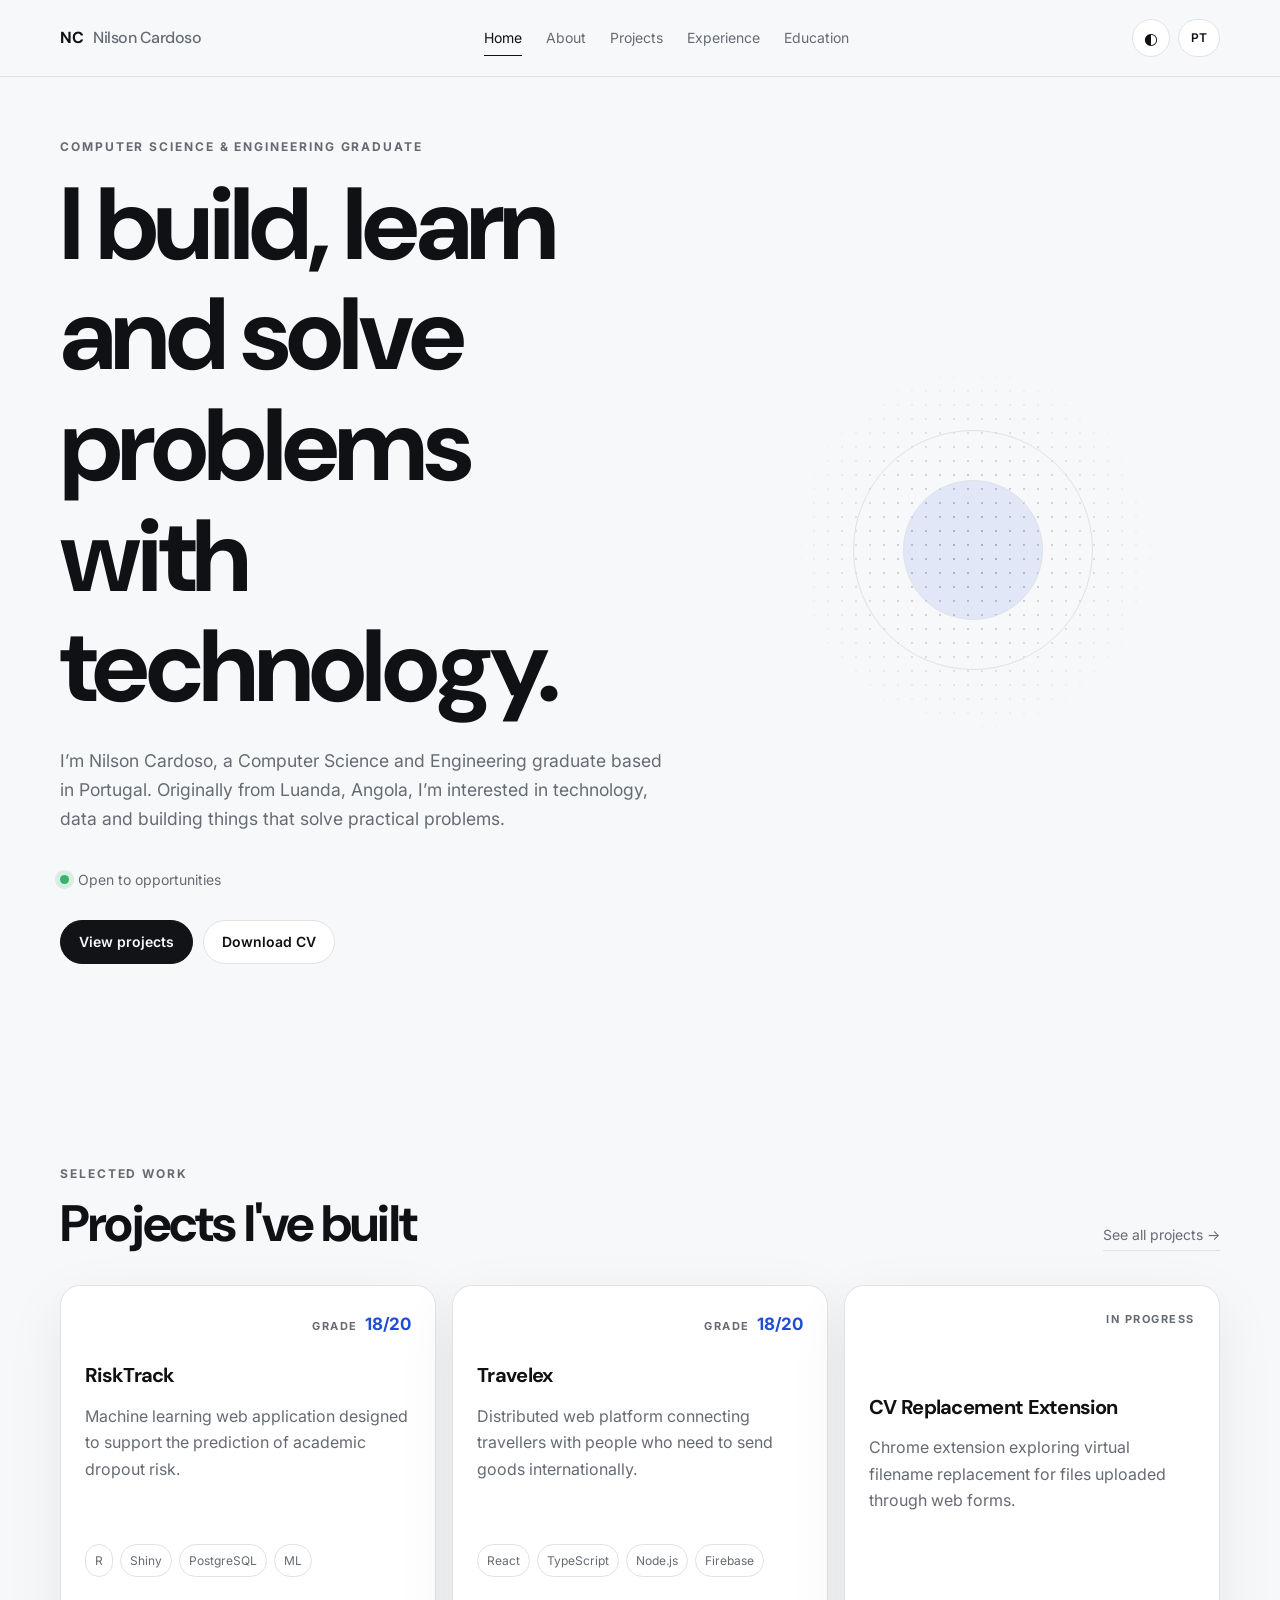
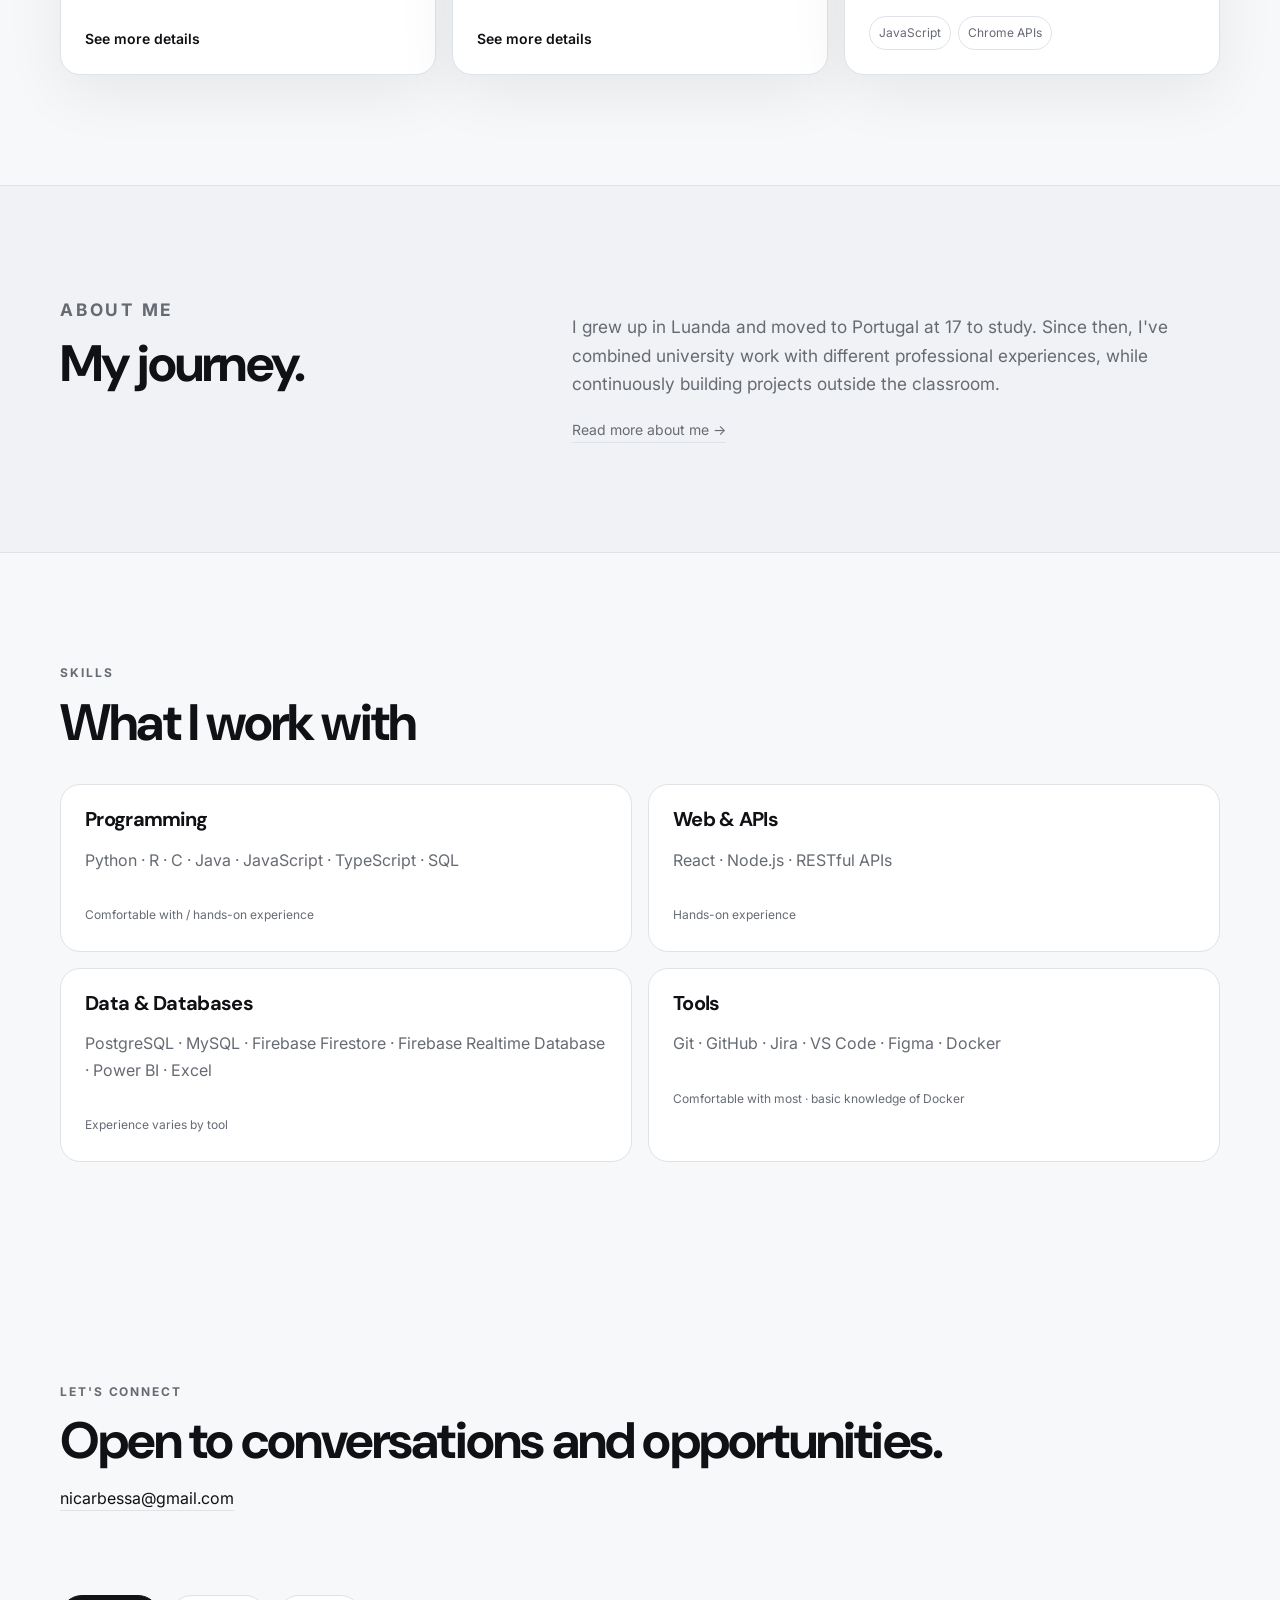
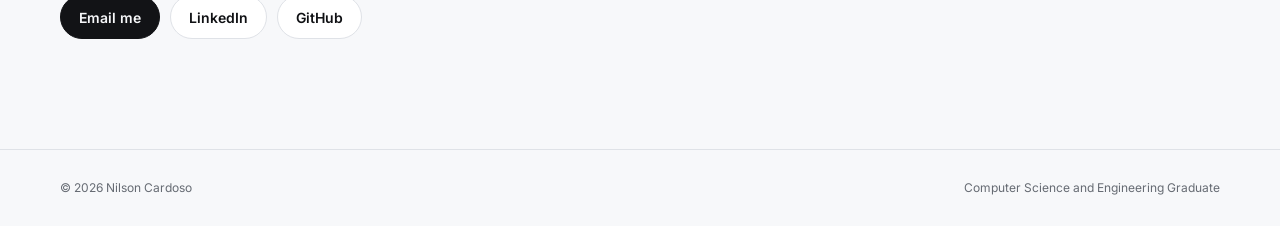
<file: index.html>
<!DOCTYPE html>
<html lang="en">
<head>
  <meta charset="UTF-8" />
  <meta name="viewport" content="width=device-width, initial-scale=1.0" />
  <meta name="description" content="Nilson Cardoso | Computer Science and Engineering Graduate portfolio." />
  <title>Nilson Cardoso | Portfolio</title>
  <link rel="preconnect" href="https://fonts.googleapis.com" />
  <link rel="preconnect" href="https://fonts.gstatic.com" crossorigin />
  <link href="https://fonts.googleapis.com/css2?family=DM+Sans:wght@400;500;600;700&family=Inter:wght@400;500;600&display=swap" rel="stylesheet" />
  <link rel="stylesheet" href="assets/styles.css" />
  <script defer src="assets/script.js"></script>
    <!-- Google tag (gtag.js) -->
  <script async src="https://www.googletagmanager.com/gtag/js?id=G-WR6RF20GPJ"></script>
  <script>
    window.dataLayer = window.dataLayer || [];
    function gtag(){dataLayer.push(arguments);}
    gtag('js', new Date());

    gtag('config', 'G-WR6RF20GPJ');

    const referrer = document.referrer;

    if (referrer.includes('linkedin.com')) {
      gtag('event', 'linkedin_visit', {
      traffic_source: 'linkedin'
      });
    }

  </script>
</head>
<body>
  <header class="site-header">
    <div class="container nav-wrap">
      <a class="brand" href="index.html" aria-label="Nilson Cardoso home">NC <span>Nilson Cardoso</span></a>
      <nav class="site-nav" aria-label="Primary navigation">
        <a data-nav data-i18n="nav.home" href="index.html">Home</a>
        <a data-nav data-i18n="nav.about" href="about.html">About</a>
        <a data-nav data-i18n="nav.projects" href="projects.html">Projects</a>
        <a data-nav data-i18n="nav.experience" href="experience.html">Experience</a>
        <a data-nav data-i18n="nav.education" href="education.html">Education</a>
      </nav>
    <div class="nav-actions">
      <button class="icon-button" id="theme-toggle" type="button" aria-label="Toggle dark mode">◐</button>
      <button class="lang-button" id="language-toggle" type="button" aria-label="Switch language">PT</button>
      <button class="menu-button" id="menu-toggle" type="button" aria-label="Open menu" aria-expanded="false">☰</button>
    </div>
    </div>
  </header>

  <main>
    <section class="hero container">
      <div class="hero-copy">
        <p class="eyebrow" data-i18n="hero.eyebrow">Computer Science & Engineering Graduate</p>
        <h1 data-i18n="hero.h1">I build, learn and solve problems with technology.</h1>
        <p class="hero-text" data-i18n="hero.text">
          I’m Nilson Cardoso, a Computer Science and Engineering graduate based in Portugal. Originally from Luanda, Angola, I’m interested in technology, data and building things that solve practical problems.
        </p>
        <div class="hero-meta">
          <span class="status-dot"></span>
          <span data-i18n="hero.status">Open to opportunities</span>
        </div>
        <div class="hero-actions">
          <a class="button button-dark" href="projects.html" data-i18n="hero.projects">View projects</a>
          <a class="button button-light" href="assets/Nilson-Cardoso-CV.pdf" download data-i18n="hero.cv">Download CV</a>
        </div>
      </div>
      <div class="hero-visual" aria-hidden="true">
        <div class="dot-field"></div>
        <div class="orb orb-a"></div>
        <div class="orb orb-b"></div>
      </div>
    </section>

    <section class="section container">
      <div class="section-heading">
        <div>
          <p class="eyebrow" data-i18n="home.selectedWork">Selected work</p>
          <h2 data-i18n="home.projectsBuilt">Projects I've built</h2>
        </div>
        <a class="text-link" href="projects.html" data-i18n="common.seeAll">See all projects →</a>
      </div>

      <div class="project-grid">
        <article class="project-card featured">
          <div class="project-topline"><span class="score"><span class="score-label" data-i18n="common.gradeLabel">Grade</span><span class="score-value">18/20</span></span></div>
          <div>
            <h3>RiskTrack</h3>
            <p data-i18n="project.risk.short">Machine learning web application designed to support the prediction of academic dropout risk.</p>
          </div>
          <div class="tag-row">
            <span class="tag">R</span><span class="tag">Shiny</span><span class="tag">PostgreSQL</span><span class="tag">ML</span>
          </div>
          <a class="card-link" href="projects.html#risktrack" data-i18n="common.details">See more details</a>
        </article>

        <article class="project-card">
          <div class="project-topline"><span class="score"><span class="score-label" data-i18n="common.gradeLabel">Grade</span><span class="score-value">18/20</span></span></div>
          <div>
            <h3>Travelex</h3>
            <p data-i18n="project.travel.short">Distributed web platform connecting travellers with people who need to send goods internationally.</p>
          </div>
          <div class="tag-row">
            <span class="tag">React</span><span class="tag">TypeScript</span><span class="tag">Node.js</span><span class="tag">Firebase</span>
          </div>
          <a class="card-link" href="projects.html#travelex" data-i18n="common.details">See more details</a>
        </article>

        <article class="project-card">
          <div class="project-topline"><span class="status-label" data-i18n="home.inProgress">In progress</span></div>
          <div>
            <h3>CV Replacement Extension</h3>
            <p data-i18n="project.cv.short">Chrome extension exploring virtual filename replacement for files uploaded through web forms.</p>
          </div>
          <div class="tag-row"><span class="tag">JavaScript</span><span class="tag">Chrome APIs</span></div>
        </article>
      </div>
    </section>

    <section class="section section-alt">
      <div class="container split-section">
        <div>
          <p class="eyebrow" data-i18n="home.aboutMe">About me</p>
          <h2 data-i18n="home.aboutHeadline">My Journey.</h2>
        </div>
        <div>
          <p data-i18n="home.about">
            I grew up in Luanda and moved to Portugal at 17 to study. Since then, I’ve combined university work with different professional experiences, while continuously building projects outside the classroom.
          </p>
          <a class="text-link" href="about.html" data-i18n="common.readAbout">Read more about me →</a>
        </div>
      </div>
    </section>

    <section class="section container">
      <div class="section-heading">
        <div>
          <p class="eyebrow" data-i18n="common.skills">Skills</p>
          <h2 data-i18n="home.whatIWorkWith">What I work with</h2>
        </div>
      </div>
      <div class="skills-grid">
        <div class="skill-group">
          <h3 data-i18n="skills.programming">Programming</h3>
          <p>Python · R · C · Java · JavaScript · TypeScript · SQL</p>
          <span class="skill-note" data-i18n="skills.note.programming">Comfortable with / hands-on experience</span>
        </div>
        <div class="skill-group">
          <h3 data-i18n="skills.web">Web & APIs</h3>
          <p>React · Node.js · RESTful APIs</p>
          <span class="skill-note" data-i18n="skills.note.web">Hands-on experience</span>
        </div>
        <div class="skill-group">
          <h3 data-i18n="skills.data">Data & Databases</h3>
          <p>PostgreSQL · MySQL · Firebase Firestore · Firebase Realtime Database · Power BI · Excel</p>
          <span class="skill-note" data-i18n="skills.note.data">Experience varies by tool</span>
        </div>
        <div class="skill-group">
          <h3 data-i18n="skills.tools">Tools</h3>
          <p>Git · GitHub · Jira · VS Code · Figma · Docker</p>
          <span class="skill-note" data-i18n="skills.note.tools">Comfortable with most · basic knowledge of Docker</span>
        </div>
      </div>
    </section>

    <section class="section contact-section container">
      <div>
        <p class="eyebrow" data-i18n="contact.eyebrow">Let's connect</p>
        <h2 data-i18n="contact.headline">Open to conversations and opportunities.</h2>
        <p class="contact-email"><a href="mailto:nicarbessa@gmail.com">nicarbessa@gmail.com</a></p>
      </div>
      <div class="contact-actions">
        <a class="button button-dark" href="mailto:nicarbessa@gmail.com" data-i18n="contact.emailMe">Email me</a>
        <a class="button button-light" href="https://www.linkedin.com/in/nilson-cardoso15/" target="_blank" rel="noreferrer">LinkedIn</a>
        <a class="button button-light" href="https://github.com/Nilson04C" target="_blank" rel="noreferrer">GitHub</a>
      </div>
    </section>
  </main>

  <footer class="site-footer">
    <div class="container footer-wrap">
      <span>© <span id="year"></span> Nilson Cardoso</span>
      <span data-i18n="footer.role">Computer Science and Engineering Graduate</span>
    </div>
  </footer>
</body>
</html>
</file>
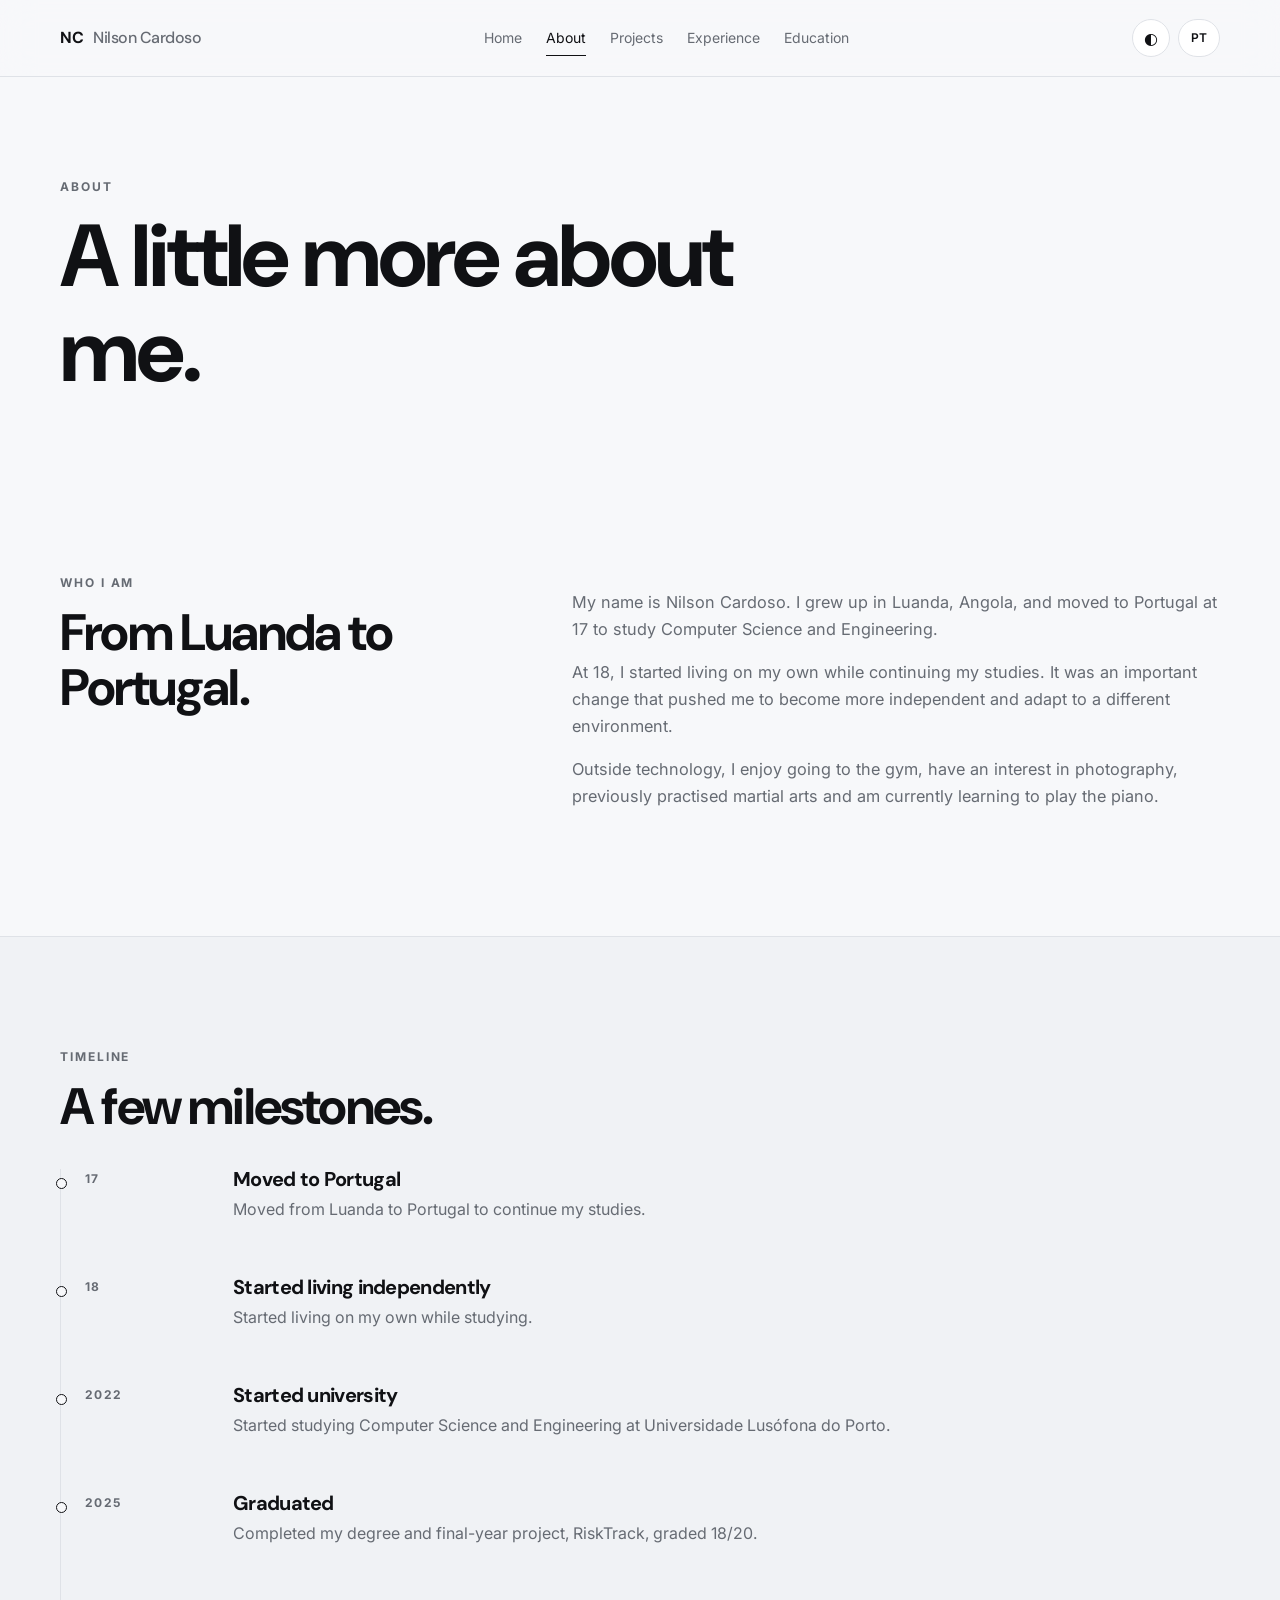
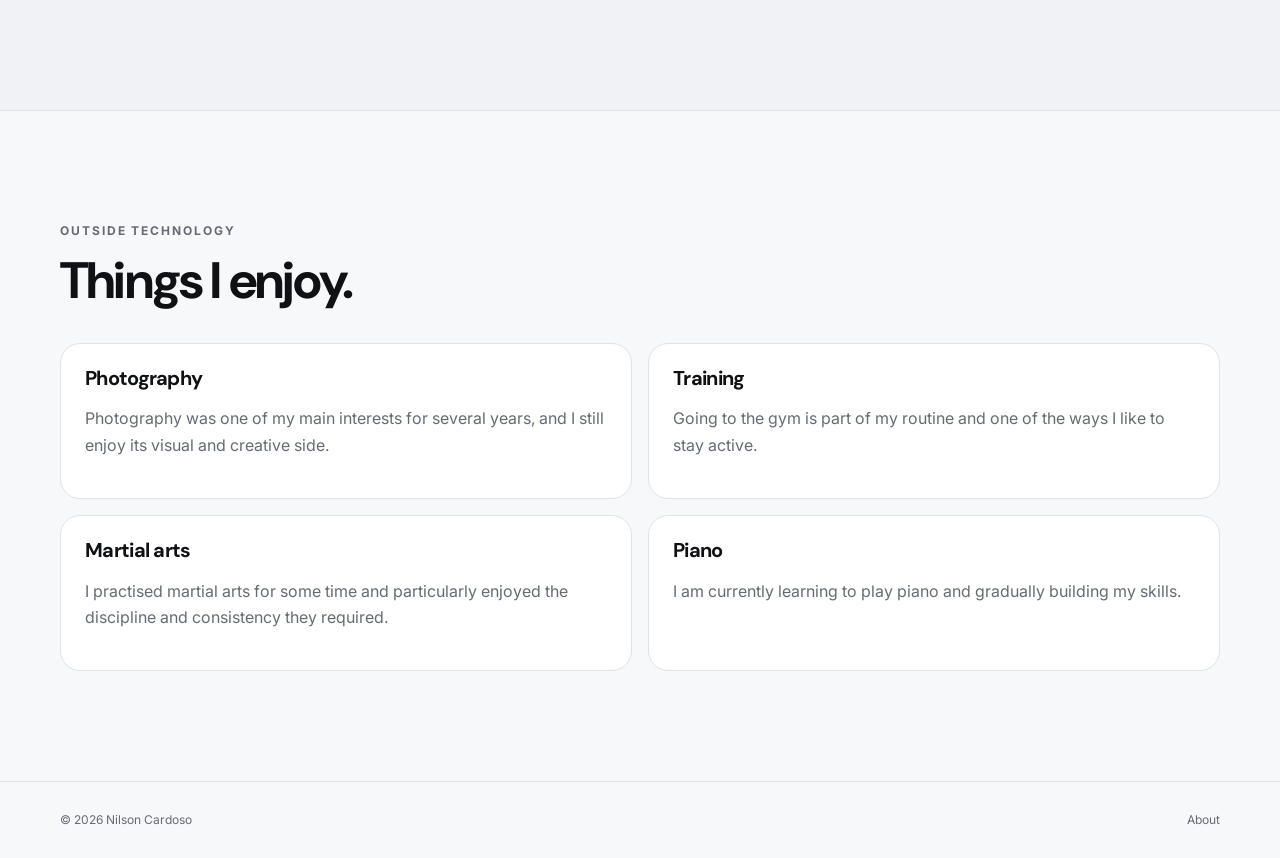
<file: about.html>
<!DOCTYPE html>
<html lang="en">
<head>
  <meta charset="UTF-8" />
  <meta name="viewport" content="width=device-width, initial-scale=1.0" />
  <meta name="description" content="About Nilson Cardoso." />
  <title>About | Nilson Cardoso</title>
  <link rel="preconnect" href="https://fonts.googleapis.com" />
  <link rel="preconnect" href="https://fonts.gstatic.com" crossorigin />
  <link href="https://fonts.googleapis.com/css2?family=DM+Sans:wght@400;500;600;700&family=Inter:wght@400;500;600&display=swap" rel="stylesheet" />
  <link rel="stylesheet" href="assets/styles.css" />
  <script defer src="assets/script.js"></script>
      <!-- Google tag (gtag.js) -->
  <script async src="https://www.googletagmanager.com/gtag/js?id=G-WR6RF20GPJ"></script>
  <script>
    window.dataLayer = window.dataLayer || [];
    function gtag(){dataLayer.push(arguments);}
    gtag('js', new Date());

    gtag('config', 'G-WR6RF20GPJ');
  </script>
</head>
<body>
  <header class="site-header"><div class="container nav-wrap">
    <a class="brand" href="index.html">NC <span>Nilson Cardoso</span></a>
    <nav class="site-nav">
      <a data-nav data-i18n="nav.home" href="index.html">Home</a>
      <a data-nav data-i18n="nav.about" href="about.html">About</a>
      <a data-nav data-i18n="nav.projects" href="projects.html">Projects</a>
      <a data-nav data-i18n="nav.experience" href="experience.html">Experience</a>
      <a data-nav data-i18n="nav.education" href="education.html">Education</a>
    </nav>
    <div class="nav-actions">
      <button class="icon-button" id="theme-toggle" type="button" aria-label="Toggle dark mode">◐</button>
      <button class="lang-button" id="language-toggle" type="button" aria-label="Switch language">PT</button>
      <button class="menu-button" id="menu-toggle" type="button" aria-label="Open menu" aria-expanded="false">☰</button>
    </div>
  </div>
  </header>

  <main>
    <section class="page-intro container"><p class="eyebrow" data-i18n="nav.about">About</p><h1 data-i18n="about.h1">A closer look at where I come from, what I enjoy and the experiences that shaped me.</p></section>

    <section class="section container about-grid">
      <div>
        <p class="eyebrow" data-i18n="about.whoIAm">Who I am</p>
        <h2 data-i18n="about.fromLuanda">From Luanda to Portugal.</h2>
      </div>
      <div class="prose">
        <p data-i18n="about.p1">My name is Nilson Cardoso. I grew up in Luanda, Angola, and moved to Portugal at 17 to study Computer Science and Engineering.</p>
        <p data-i18n="about.p2">At 18, I started living on my own while continuing my studies. It was an important change that pushed me to become more independent and adapt to a different environment.</p>
        <p data-i18n="about.p3">Outside technology, I enjoy going to the gym, have an interest in photography, previously practised martial arts and am currently learning to play the piano.</p>
      </div>
    </section>

    <section class="section section-alt">
      <div class="container"><div class="section-heading"><div><p class="eyebrow" data-i18n="about.timeline">Timeline</p><h2 data-i18n="about.milestones">A few milestones.</h2></div></div>
        <div class="timeline">
          <article class="timeline-item"><span class="timeline-year">17</span><div><h3 data-i18n="about.tl1Title">Moved to Portugal</h3><p data-i18n="about.tl1Desc">Moved from Luanda to Portugal to continue my studies.</p></div></article>
          <article class="timeline-item"><span class="timeline-year">18</span><div><h3 data-i18n="about.tl2Title">Started living independently</h3><p data-i18n="about.tl2Desc">Began living on my own while studying.</p></div></article>
          <article class="timeline-item"><span class="timeline-year">2022</span><div><h3 data-i18n="about.tl3Title">Started university</h3><p data-i18n="about.tl3Desc">Studied Computer Science and Engineering at Universidade Lusófona do Porto.</p></div></article>
          <article class="timeline-item"><span class="timeline-year">2025</span><div><h3 data-i18n="about.tl4Title">Graduated</h3><p data-i18n="about.tl4Desc">Completed the degree and final-year project, RiskTrack, graded 18/20.</p></div></article>
        </div>
      </div>
    </section>

    <section class="section container">
      <div class="section-heading"><div><p class="eyebrow" data-i18n="about.outsideTech">Outside technology</p><h2 data-i18n="about.thingsIEnjoy">Things I enjoy.</h2></div></div>
      <div class="hobby-grid">
        <div class="hobby-card"><h3 data-i18n="about.hobby1Title">Photography</h3><p data-i18n="about.hobby1Desc">Photography was one of my main interests for several years, and I still enjoy its visual and creative side.</p></div>
        <div class="hobby-card"><h3 data-i18n="about.hobby2Title">Training</h3><p data-i18n="about.hobby2Desc">Going to the gym is part of my routine and one of the ways I like to stay active.</p></div>
        <div class="hobby-card"><h3 data-i18n="about.hobby3Title">Martial arts</h3><p data-i18n="about.hobby3Desc">I practised martial arts for some time and particularly enjoyed the discipline and consistency they required.</p></div>
        <div class="hobby-card"><h3 data-i18n="about.hobby4Title">Piano</h3><p data-i18n="about.hobby4Desc">I am currently learning to play piano and gradually building my skills.</p></div>
      </div>
    </section>
  </main>

  <footer class="site-footer"><div class="container footer-wrap"><span>© <span id="year"></span> Nilson Cardoso</span><span data-i18n="nav.about">About</span></div></footer>
</body>
</html>
</file>
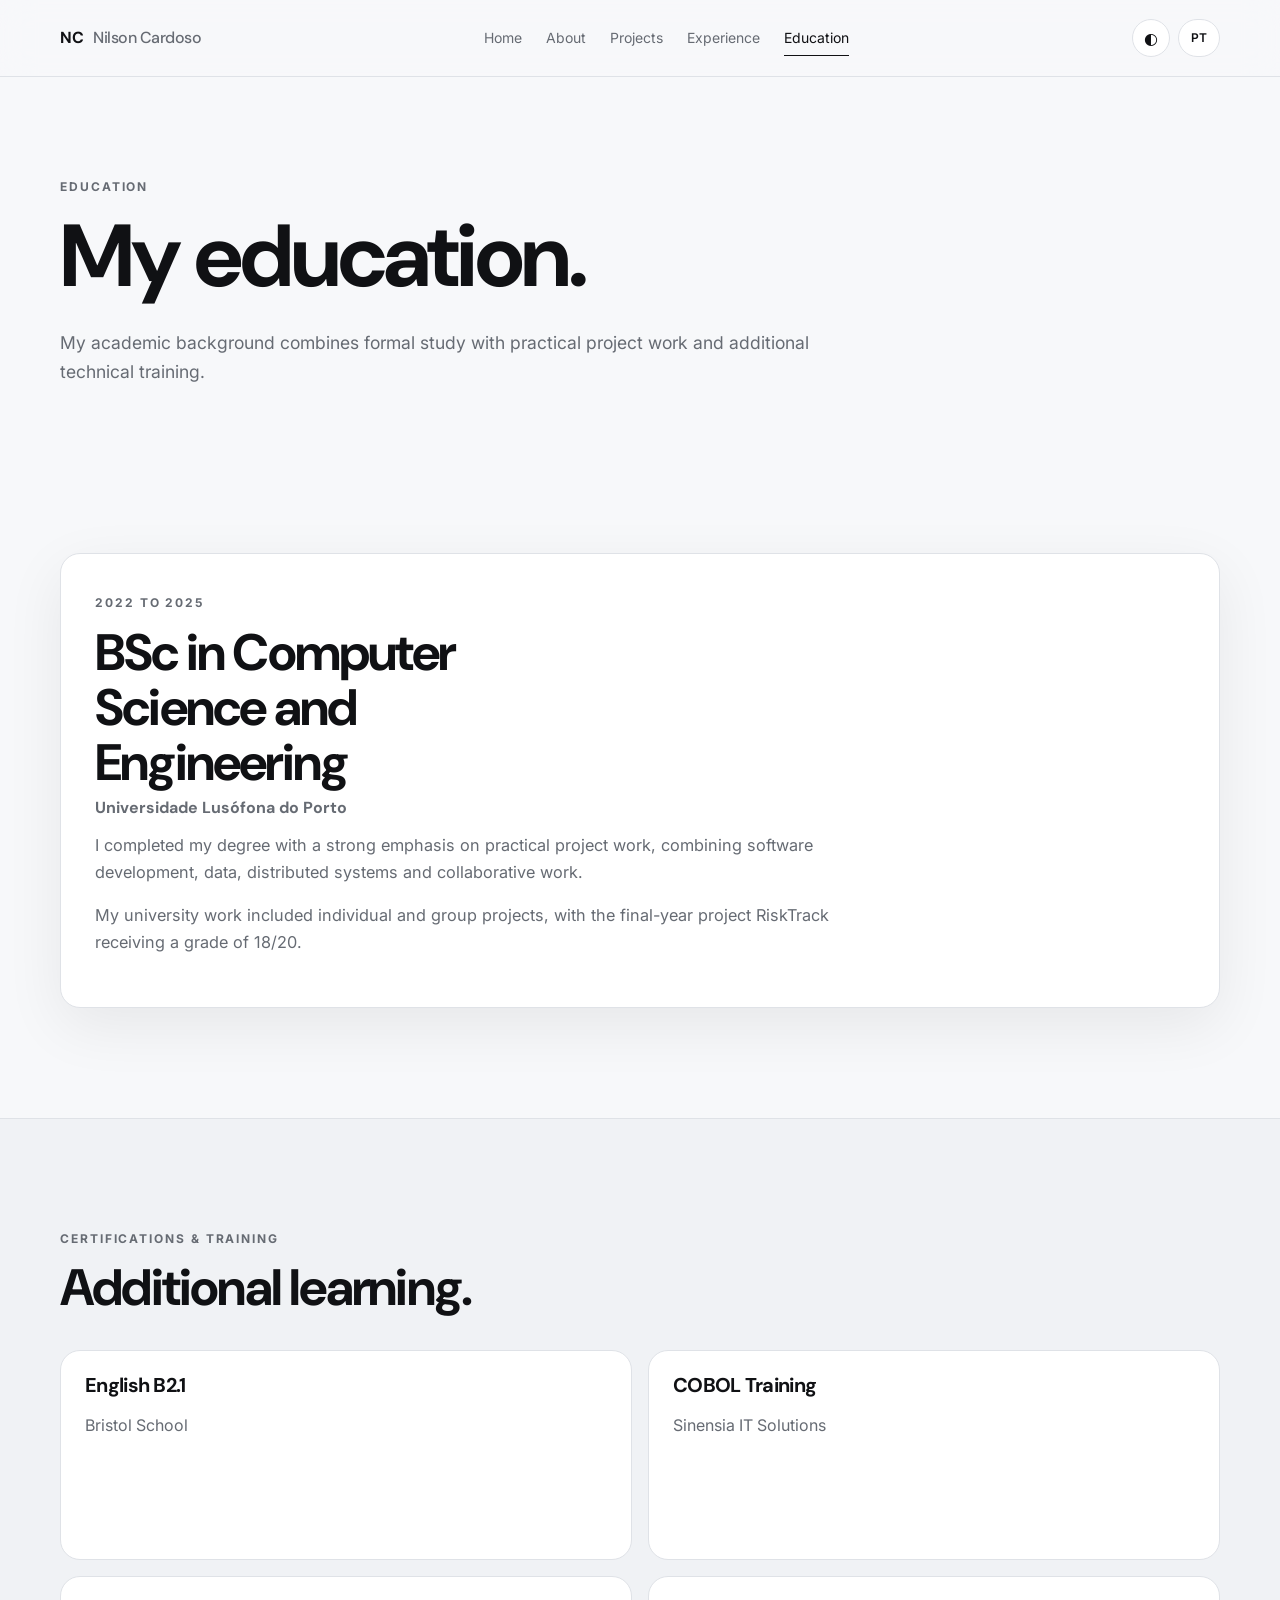
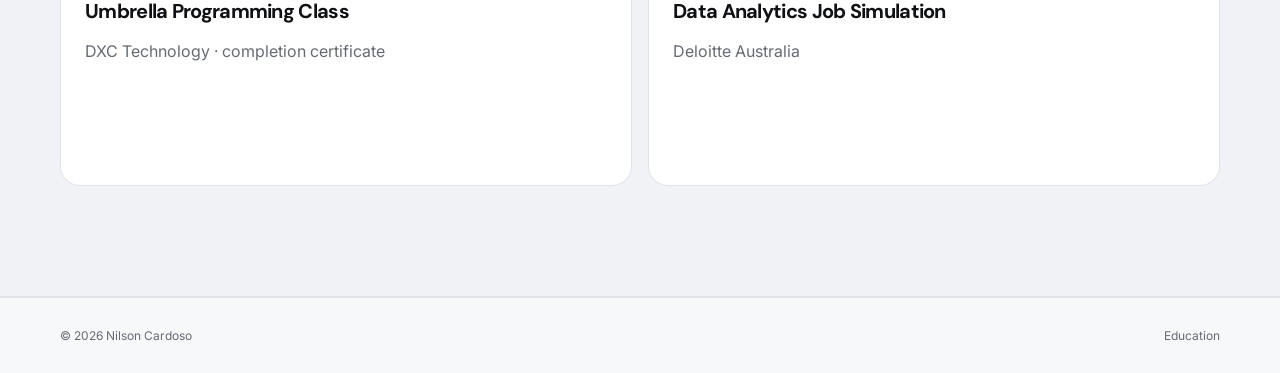
<file: education.html>
<!DOCTYPE html>
<html lang="en">
<head>
  <meta charset="UTF-8" /><meta name="viewport" content="width=device-width, initial-scale=1.0" />
  <meta name="description" content="Education and certifications of Nilson Cardoso." />
  <title>Education | Nilson Cardoso</title>
  <link rel="preconnect" href="https://fonts.googleapis.com" /><link rel="preconnect" href="https://fonts.gstatic.com" crossorigin />
  <link href="https://fonts.googleapis.com/css2?family=DM+Sans:wght@400;500;600;700&family=Inter:wght@400;500;600&display=swap" rel="stylesheet" />
  <link rel="stylesheet" href="assets/styles.css" /><script defer src="assets/script.js"></script>
      <!-- Google tag (gtag.js) -->
  <script async src="https://www.googletagmanager.com/gtag/js?id=G-WR6RF20GPJ"></script>
  <script>
    window.dataLayer = window.dataLayer || [];
    function gtag(){dataLayer.push(arguments);}
    gtag('js', new Date());

    gtag('config', 'G-WR6RF20GPJ');
  </script>
</head>
<body>
  <header class="site-header"><div class="container nav-wrap"><a class="brand" href="index.html">NC <span>Nilson Cardoso</span></a><nav class="site-nav">
    <a data-nav data-i18n="nav.home" href="index.html">Home</a>
    <a data-nav data-i18n="nav.about" href="about.html">About</a>
    <a data-nav data-i18n="nav.projects" href="projects.html">Projects</a>
    <a data-nav data-i18n="nav.experience" href="experience.html">Experience</a>
    <a data-nav data-i18n="nav.education" href="education.html">Education</a>
  </nav>
    <div class="nav-actions">
      <button class="icon-button" id="theme-toggle" type="button" aria-label="Toggle dark mode">◐</button>
      <button class="lang-button" id="language-toggle" type="button" aria-label="Switch language">PT</button>
      <button class="menu-button" id="menu-toggle" type="button" aria-label="Open menu" aria-expanded="false">☰</button>
    </div>  
  </div>
  </header>
  <main>
    <section class="page-intro container"><p class="eyebrow" data-i18n="nav.education">Education</p><h1 data-i18n="edu.h1">Where I built my foundation.</h1><p class="lead" data-i18n="edu.lead">My academic background combines formal study with practical project work and additional technical training.</p></section>
    <section class="section container">
      <article class="education-card">
        <div class="education-top">
          <div>
            <span class="eyebrow" data-i18n="edu.dateRange">2022 to 2025</span>
            <h2 data-i18n="edu.degreeTitle">BSc in Computer Science and Engineering</h2>
            <h3>Universidade Lusófona do Porto</h3>
          </div>
        </div>
        <div class="prose"><p data-i18n="edu.p1">I completed my degree with a strong emphasis on practical project work, combining software development, data, distributed systems and collaborative work.</p>
                           <p data-i18n="edu.p2">My university work included individual and group projects, with the final-year project RiskTrack receiving a grade of 18/20.</p>
        </div>
      </article>
    </section>
    <section class="section section-alt"><div class="container"><div class="section-heading"><div><p class="eyebrow" data-i18n="edu.certsEyebrow">Certifications & training</p><h2 data-i18n="edu.additionalLearning">Additional learning.</h2></div></div><div class="cert-grid">
      <article class="cert-card"><h3 data-i18n="edu.cert1Title">English B2.1</h3><p data-i18n="edu.cert1Sub">Bristol School</p></article>
      <article class="cert-card"><h3 data-i18n="edu.cert2Title">COBOL Training</h3><p data-i18n="edu.cert2Sub">Sinensia IT Solutions</p></article>
      <article class="cert-card"><h3 data-i18n="edu.cert3Title">Umbrella Programming Class</h3><p data-i18n="edu.cert3Sub">DXC Technology · completion certificate</p></article>
      <article class="cert-card"><h3 data-i18n="edu.cert4Title">Data Analytics Job Simulation</h3><p data-i18n="edu.cert4Sub">Deloitte Australia</p></article>
    </div></div></section>
  </main>
  <footer class="site-footer"><div class="container footer-wrap"><span>© <span id="year"></span> Nilson Cardoso</span><span data-i18n="nav.education">Education</span></div></footer>
</body>
</html>
</file>
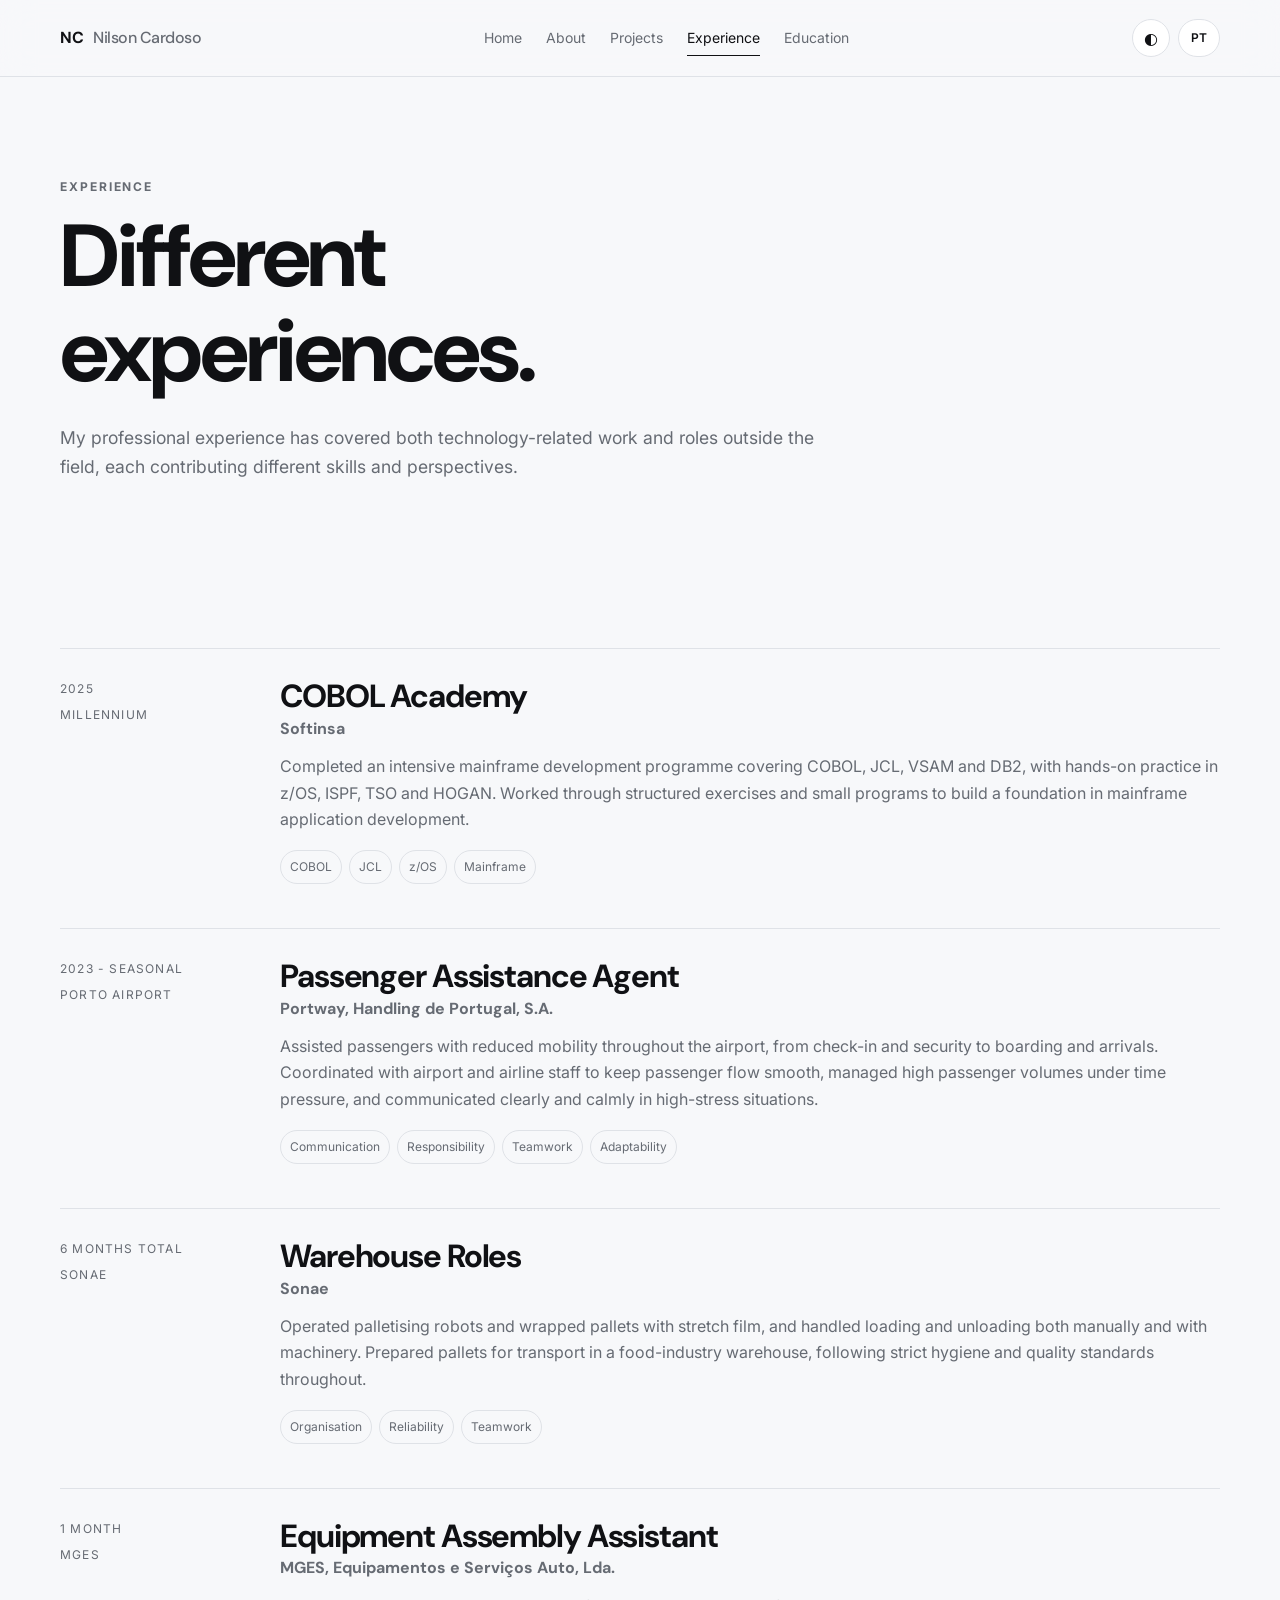
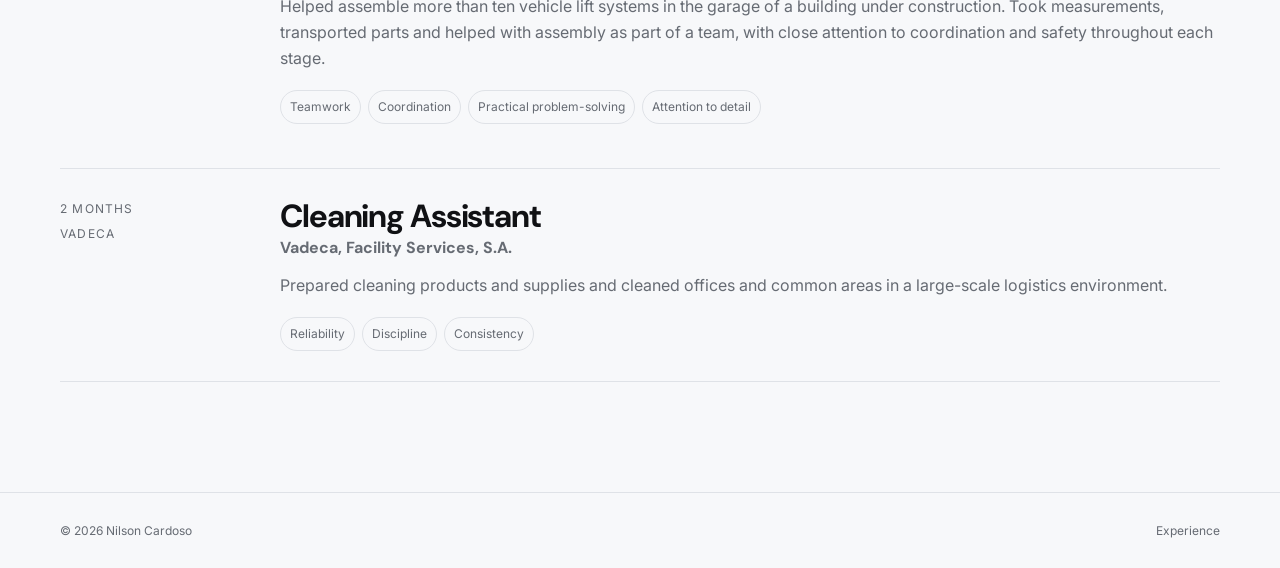
<file: experience.html>
<!DOCTYPE html>
<html lang="en">
<head>
  <meta charset="UTF-8" /><meta name="viewport" content="width=device-width, initial-scale=1.0" />
  <meta name="description" content="Professional experience of Nilson Cardoso." />
  <title>Experience | Nilson Cardoso</title>
  <link rel="preconnect" href="https://fonts.googleapis.com" /><link rel="preconnect" href="https://fonts.gstatic.com" crossorigin />
  <link href="https://fonts.googleapis.com/css2?family=DM+Sans:wght@400;500;600;700&family=Inter:wght@400;500;600&display=swap" rel="stylesheet" />
  <link rel="stylesheet" href="assets/styles.css" /><script defer src="assets/script.js"></script>
    <!-- Google tag (gtag.js) -->
  <script async src="https://www.googletagmanager.com/gtag/js?id=G-WR6RF20GPJ"></script>
  <script>
    window.dataLayer = window.dataLayer || [];
    function gtag(){dataLayer.push(arguments);}
    gtag('js', new Date());

    gtag('config', 'G-WR6RF20GPJ');
  </script>
</head>
<body>
  <header class="site-header"><div class="container nav-wrap"><a class="brand" href="index.html">NC <span>Nilson Cardoso</span></a><nav class="site-nav">
    <a data-nav data-i18n="nav.home" href="index.html">Home</a>
    <a data-nav data-i18n="nav.about" href="about.html">About</a>
    <a data-nav data-i18n="nav.projects" href="projects.html">Projects</a>
    <a data-nav data-i18n="nav.experience" href="experience.html">Experience</a>
    <a data-nav data-i18n="nav.education" href="education.html">Education</a>
  </nav>
    <div class="nav-actions">
      <button class="icon-button" id="theme-toggle" type="button" aria-label="Toggle dark mode">◐</button>
      <button class="lang-button" id="language-toggle" type="button" aria-label="Switch language">PT</button>
      <button class="menu-button" id="menu-toggle" type="button" aria-label="Open menu" aria-expanded="false">☰</button>
    </div>
  </div>
  </header>
  <main>
    <section class="page-intro container">
      <p class="eyebrow" data-i18n="nav.experience">Experience</p>
      <h1 data-i18n="exp.h1">Different experiences.</h1>
      <p class="lead" data-i18n="exp.lead">My professional experience has covered both technology-related work and roles outside the field, each contributing different skills and perspectives.</p>
    </section>
    <section class="section container"><div class="experience-list">

      <article class="experience-item featured-experience">
        <div class="experience-meta"><span data-i18n="exp.cobolMeta1">2025</span><span data-i18n="exp.cobolMeta2">Millennium</span></div>
        <div><h2 data-i18n="exp.cobolTitle">COBOL Academy</h2><h3>Softinsa</h3>
          <p data-i18n="exp.cobolDesc">Completed an intensive mainframe development programme covering COBOL, JCL, VSAM and DB2, with hands-on practice in z/OS, ISPF, TSO and HOGAN. Worked through structured exercises and small programs to build a solid foundation in mainframe application development.</p>
          <div class="skill-inline"><span>COBOL</span><span>JCL</span><span>z/OS</span><span>Mainframe</span></div>
        </div>
      </article>

      <article class="experience-item">
        <div class="experience-meta"><span data-i18n="exp.portwayMeta1">2023 - Seasonal</span><span data-i18n="exp.portwayMeta2">Porto Airport</span></div>
        <div><h2 data-i18n="exp.portwayTitle">Passenger Assistance Agent</h2><h3>Portway, Handling de Portugal, S.A.</h3>
          <p data-i18n="exp.portwayDesc">Assisted passengers with reduced mobility throughout the airport, from check-in and security to boarding and arrivals. Coordinated with airport and airline staff to keep passenger flow smooth, managed high passenger volumes under time pressure, and communicated clearly and calmly in high-stress situations.</p>
          <div class="skill-inline"><span data-i18n="skill.communication">Communication</span><span data-i18n="skill.responsibility">Responsibility</span><span data-i18n="skill.teamwork">Teamwork</span><span data-i18n="skill.adaptability">Adaptability</span></div>
        </div>
      </article>

      <article class="experience-item">
        <div class="experience-meta"><span data-i18n="exp.sonaeMeta1">6 months total</span><span>Sonae</span></div>
        <div><h2 data-i18n="exp.sonaeTitle">Warehouse Roles</h2><h3>Sonae</h3>
          <p data-i18n="exp.sonaeDesc">Operated palletising robots and wrapped pallets with stretch film, and handled loading and unloading both manually and with machinery. Prepared pallets for transport in a food-industry warehouse, following strict hygiene and quality standards throughout.</p>
          <div class="skill-inline"><span data-i18n="skill.organisation">Organisation</span><span data-i18n="skill.reliability">Reliability</span><span data-i18n="skill.teamwork">Teamwork</span></div>
        </div>
      </article>

      <article class="experience-item">
        <div class="experience-meta"><span data-i18n="exp.mgesMeta1">1 month</span><span>MGES</span></div>
        <div><h2 data-i18n="exp.mgesTitle">Equipment Assembly Assistant</h2><h3>MGES, Equipamentos e Serviços Auto, Lda.</h3>
          <p data-i18n="exp.mgesDesc">Helped assemble more than ten vehicle lift systems in the garage of a building under construction. Took measurements, transported parts and helped with assembly as part of a team, with close attention to coordination and safety throughout each stage.</p>
          <div class="skill-inline"><span data-i18n="skill.teamwork">Teamwork</span><span data-i18n="skill.coordination">Coordination</span><span data-i18n="skill.problemSolving">Practical problem-solving</span><span data-i18n="skill.attentionToDetail">Attention to detail</span></div>
        </div>
      </article>

      <article class="experience-item">
        <div class="experience-meta"><span data-i18n="exp.vadecaMeta1">2 months</span><span>Vadeca</span></div>
        <div><h2 data-i18n="exp.vadecaTitle">Cleaning Assistant</h2><h3>Vadeca, Facility Services, S.A.</h3>
          <p data-i18n="exp.vadecaDesc">Prepared cleaning products and supplies and cleaned offices and common areas in a large-scale logistics environment.</p>
          <div class="skill-inline"><span data-i18n="skill.reliability">Reliability</span><span data-i18n="skill.discipline">Discipline</span><span data-i18n="skill.consistency">Consistency</span></div>
        </div>
      </article>

    </div></section>
  </main>
  <footer class="site-footer"><div class="container footer-wrap"><span>© <span id="year"></span> Nilson Cardoso</span><span data-i18n="nav.experience">Experience</span></div></footer>
</body>
</html>
</file>
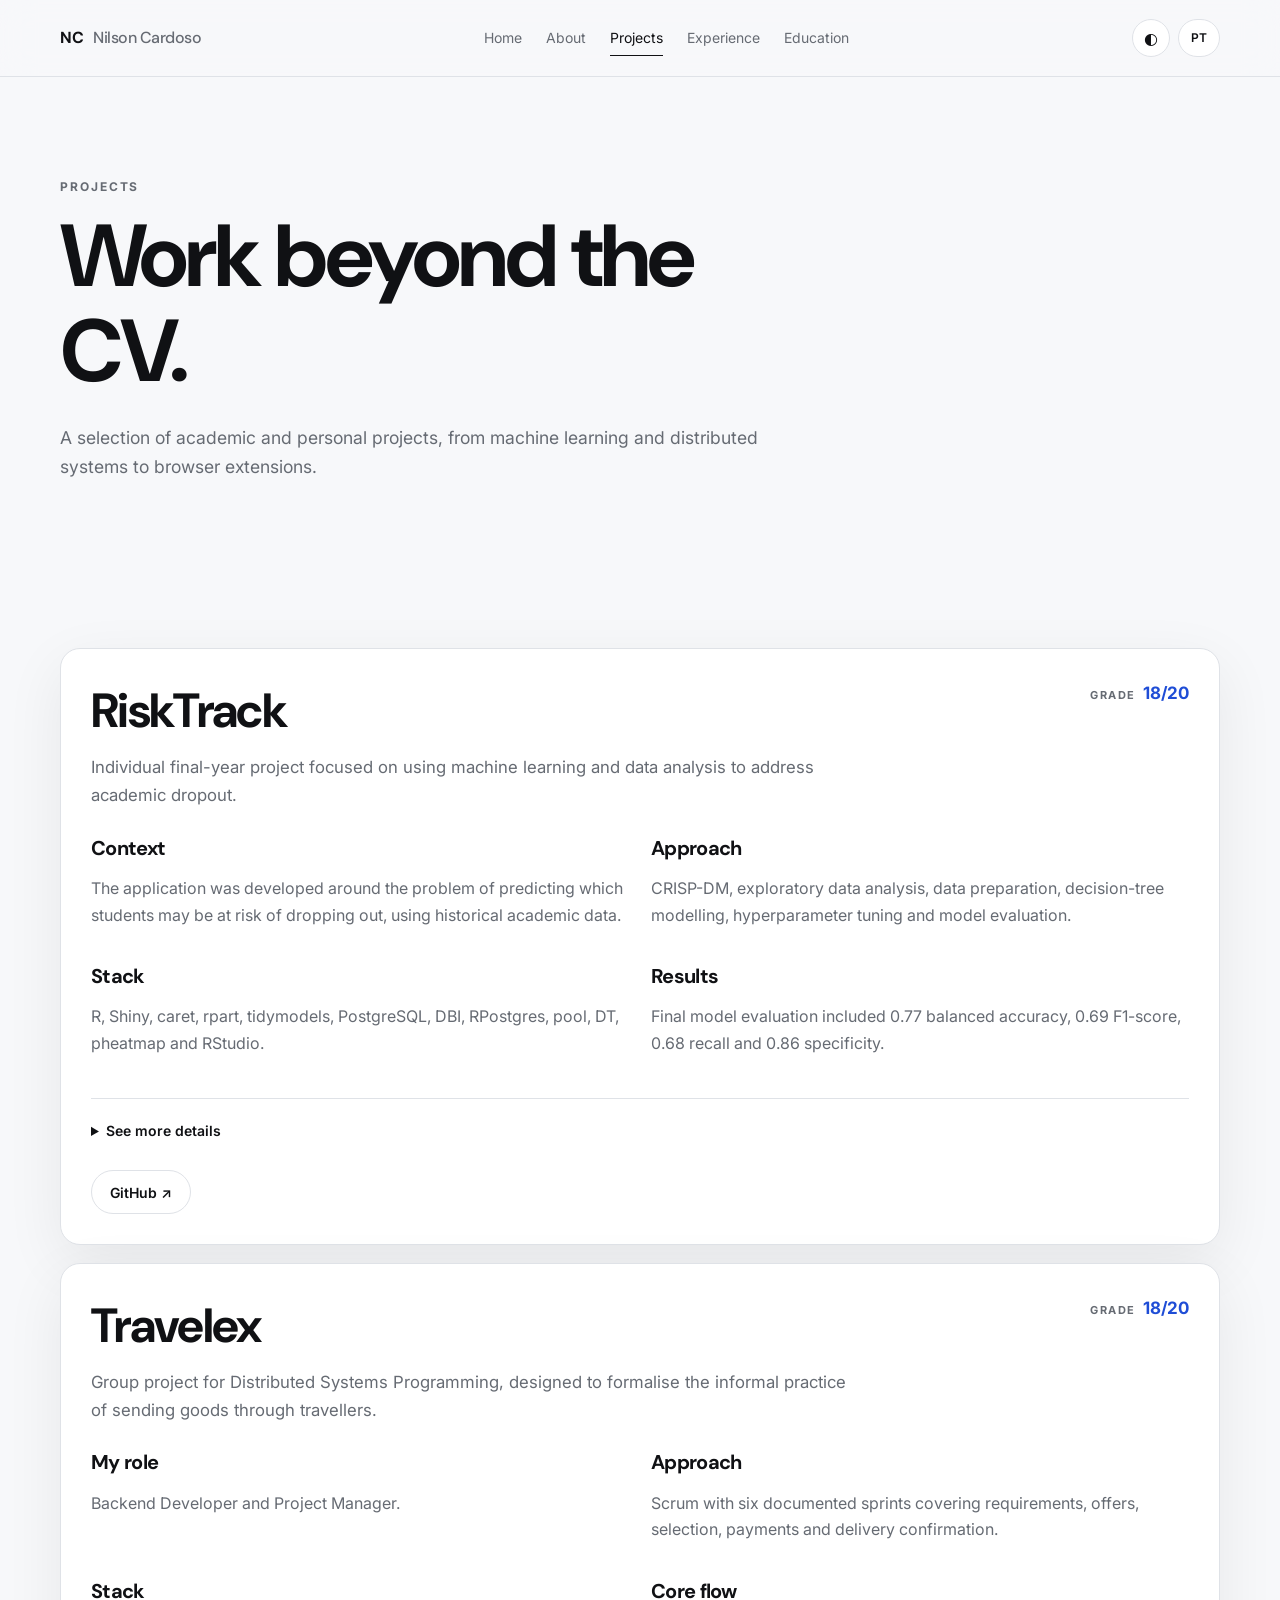
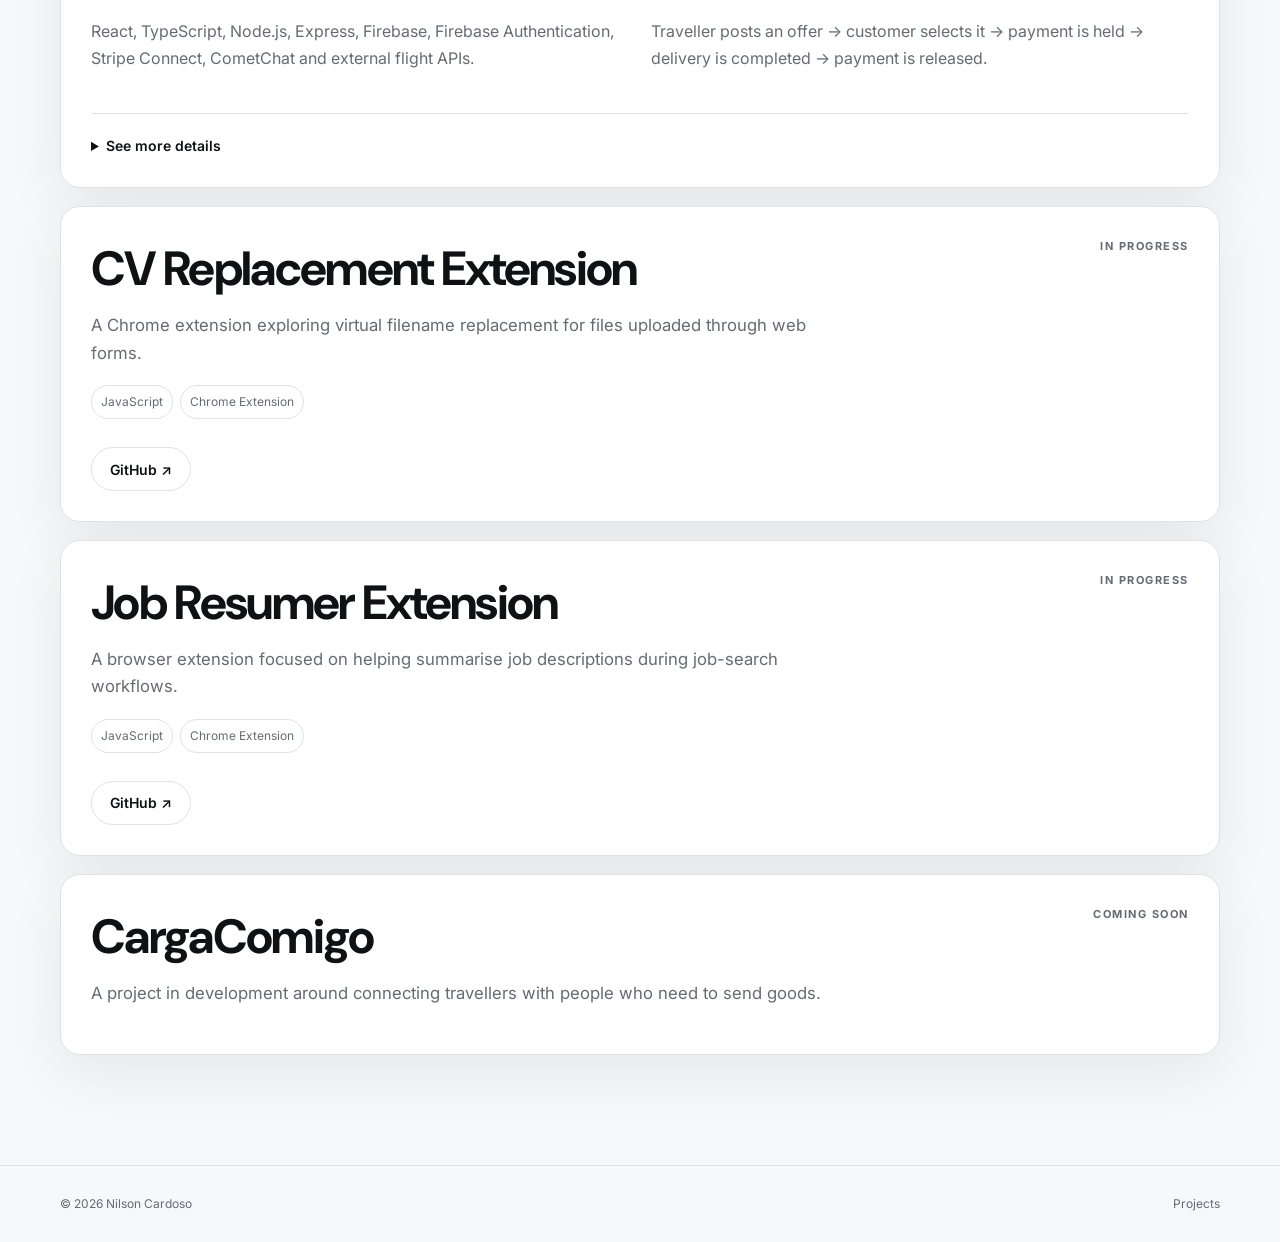
<file: projects.html>
<!DOCTYPE html>
<html lang="en">
<head>
  <meta charset="UTF-8" /><meta name="viewport" content="width=device-width, initial-scale=1.0" />
  <meta name="description" content="Projects by Nilson Cardoso." />
  <title>Projects | Nilson Cardoso</title>
  <link rel="preconnect" href="https://fonts.googleapis.com" /><link rel="preconnect" href="https://fonts.gstatic.com" crossorigin />
  <link href="https://fonts.googleapis.com/css2?family=DM+Sans:wght@400;500;600;700&family=Inter:wght@400;500;600&display=swap" rel="stylesheet" />
  <link rel="stylesheet" href="assets/styles.css" /><script defer src="assets/script.js"></script>
    <!-- Google tag (gtag.js) -->
  <script async src="https://www.googletagmanager.com/gtag/js?id=G-WR6RF20GPJ"></script>
  <script>
    window.dataLayer = window.dataLayer || [];
    function gtag(){dataLayer.push(arguments);}
    gtag('js', new Date());

    gtag('config', 'G-WR6RF20GPJ');
  </script>
</head>
<body>
  <header class="site-header"><div class="container nav-wrap"><a class="brand" href="index.html">NC <span>Nilson Cardoso</span></a><nav class="site-nav">
    <a data-nav data-i18n="nav.home" href="index.html">Home</a>
    <a data-nav data-i18n="nav.about" href="about.html">About</a>
    <a data-nav data-i18n="nav.projects" href="projects.html">Projects</a>
    <a data-nav data-i18n="nav.experience" href="experience.html">Experience</a>
    <a data-nav data-i18n="nav.education" href="education.html">Education</a>
  </nav>
    <div class="nav-actions">
      <button class="icon-button" id="theme-toggle" type="button" aria-label="Toggle dark mode">◐</button>
      <button class="lang-button" id="language-toggle" type="button" aria-label="Switch language">PT</button>
      <button class="menu-button" id="menu-toggle" type="button" aria-label="Open menu" aria-expanded="false">☰</button>
    </div>
  </div>
  </header>
  <main>
    <section class="page-intro container"><p class="eyebrow" data-i18n="nav.projects">Projects</p><h1 data-i18n="projects.h1">Work beyond the CV.</h1><p class="lead" data-i18n="projects.lead">A selection of academic and personal projects, from machine learning and distributed systems to browser extensions.</p></section>
    <section class="section container">
      <div class="project-list">
        <article class="project-detail" id="risktrack">
          <div class="project-detail-head"><h2>RiskTrack</h2><span class="score"><span class="score-label" data-i18n="common.gradeLabel">Grade</span><span class="score-value">18/20</span></span></div>
          <p class="detail-intro" data-i18n="projects.risktrack.intro">Individual final-year project focused on using machine learning and data analysis to address academic dropout.</p>
          <div class="detail-grid">
            <div><h3 data-i18n="projects.risktrack.contextTitle">Context</h3><p data-i18n="projects.risktrack.context">The application was developed around the problem of predicting which students may be at risk of dropping out, using historical academic data.</p></div>
            <div><h3 data-i18n="projects.risktrack.approachTitle">Approach</h3><p data-i18n="projects.risktrack.approach">CRISP-DM, exploratory data analysis, data preparation, decision-tree modelling, hyperparameter tuning and model evaluation.</p></div>
            <div><h3 data-i18n="projects.risktrack.stackTitle">Stack</h3><p data-i18n="projects.risktrack.stack">R, Shiny, caret, rpart, tidymodels, PostgreSQL, DBI, RPostgres, pool, DT, pheatmap and RStudio.</p></div>
            <div><h3 data-i18n="projects.risktrack.resultsTitle">Results</h3><p data-i18n="projects.risktrack.results">Final model evaluation included 0.77 balanced accuracy, 0.69 F1-score, 0.68 recall and 0.86 specificity.</p></div>
          </div>
          
          <details class="more-details"><summary data-i18n="common.details">See more details</summary><div class="details-content"><p data-i18n="projects.risktrack.more1">The application supports model training, optional cross-validation, handling of missing values, prediction, CSV export and management of stored models and predictions. Models are stored as RDS files, while PostgreSQL stores related metadata.</p><p data-i18n="projects.risktrack.more2">The project also included a C4 architecture, accessibility testing and analysis of model limitations. RF04 (dataset/model compatibility validation) was not completed, and formal usability validation was not carried out due to time constraints.</p><p data-i18n="projects.risktrack.more3">The trained model lives inside the app itself rather than as a separate service: the same application handles training, evaluation and prediction. The decision tree was built with rpart and tuned via cross-validation, with particular weight given to recall during evaluation, since missing an at-risk student is more costly than a false alarm.</p><div class="tag-row"><span class="tag">R</span><span class="tag">Shiny</span><span class="tag">PostgreSQL</span><span class="tag">Machine Learning</span><span class="tag">CRISP-DM</span></div></div></details>
          <div class="project-actions"><a class="button button-light" href="https://github.com/Nilson04C/RiskTrack" target="_blank" rel="noreferrer">GitHub ↗</a></div>
        </article>

        <article class="project-detail" id="travelex">
          <div class="project-detail-head"><h2>Travelex</h2><span class="score"><span class="score-label" data-i18n="common.gradeLabel">Grade</span><span class="score-value">18/20</span></span></div>
          <p class="detail-intro" data-i18n="projects.travelex.intro">Group project for Distributed Systems Programming, designed to formalise the informal practice of sending goods through travellers.</p>
          <div class="detail-grid">
            <div><h3 data-i18n="projects.travelex.roleTitle">My role</h3><p data-i18n="projects.travelex.role">Backend Developer and Project Manager.</p></div>
            <div><h3 data-i18n="projects.travelex.approachTitle">Approach</h3><p data-i18n="projects.travelex.approach">Scrum with six documented sprints covering requirements, offers, selection, payments and delivery confirmation.</p></div>
            <div><h3 data-i18n="projects.travelex.stackTitle">Stack</h3><p data-i18n="projects.travelex.stack">React, TypeScript, Node.js, Express, Firebase, Firebase Authentication, Stripe Connect, CometChat and external flight APIs.</p></div>
            <div><h3 data-i18n="projects.travelex.flowTitle">Core flow</h3><p data-i18n="projects.travelex.flow">Traveller posts an offer → customer selects it → payment is held → delivery is completed → payment is released.</p></div>
          </div>
          <details class="more-details"><summary data-i18n="common.details">See more details</summary><div class="details-content"><p data-i18n="projects.travelex.more1">The platform validates flights through an external API, uses Firebase for authentication and data storage, and uses Stripe Connect for payment flows designed around delivery confirmation. Security considerations included identity checks, visible ratings and double confirmation of delivery.</p><p data-i18n="projects.travelex.more2">The project was developed in an academic setting and was not validated with real users. Future work included real-world usability testing, stronger security mechanisms and additional tracking features.</p><p data-i18n="projects.travelex.more3">Before development started, I explored UI mockups to work through the platform's look and feel, aiming for something modern but not futuristic, and focused on building trust between strangers exchanging money and packages.</p><div class="tag-row"><span class="tag">React</span><span class="tag">TypeScript</span><span class="tag">Node.js</span><span class="tag">Express</span><span class="tag">Firebase</span><span class="tag">Stripe</span><span class="tag">REST APIs</span></div></div></details>
        </article>

        <article class="project-detail compact"><div class="project-detail-head"><h2>CV Replacement Extension</h2><span class="status-label" data-i18n="home.inProgress">In progress</span></div><p class="detail-intro" data-i18n="projects.cv.intro">A Chrome extension exploring virtual filename replacement for files uploaded through web forms.</p><div class="tag-row"><span class="tag">JavaScript</span><span class="tag">Chrome Extension</span></div><div class="project-actions"><a class="button button-light" href="https://github.com/Nilson04C/virtualFileRenamerExtension" target="_blank" rel="noreferrer">GitHub ↗</a></div></article>
        <article class="project-detail compact"><div class="project-detail-head"><h2 data-i18n="projects.jobResumer.title">Job Resumer Extension</h2><span class="status-label" data-i18n="home.inProgress">In progress</span></div><p class="detail-intro" data-i18n="projects.jobResumer.intro">A browser extension focused on helping summarise job descriptions during job-search workflows.</p><div class="tag-row"><span class="tag">JavaScript</span><span class="tag">Chrome Extension</span></div><div class="project-actions"><a class="button button-light" href="https://github.com/Nilson04C/jobResumeCExtension" target="_blank" rel="noreferrer">GitHub ↗</a></div></article>
        <article class="project-detail compact"><div class="project-detail-head"><h2>CargaComigo</h2><span class="status-label" data-i18n="projects.comingSoon">Coming soon</span></div><p class="detail-intro" data-i18n="projects.cargaComigo.intro">A project in development around connecting travellers with people who need to send goods.</p></article>
      </div>
    </section>
  </main>
  <footer class="site-footer"><div class="container footer-wrap"><span>© <span id="year"></span> Nilson Cardoso</span><span data-i18n="nav.projects">Projects</span></div></footer>
</body>
</html>
</file>
<file: assets/styles.css>
:root {
  --bg: #f7f8fa;
  --surface: #ffffff;
  --surface-2: #f0f2f5;
  --text: #101114;
  --muted: #666b73;
  --line: #dfe2e7;
  --accent: #1f4dd6;
  --dark: #121316;
  --shadow: 0 18px 60px rgba(16, 17, 20, .07);
  --radius: 20px;
}

[data-theme="dark"] {
  --bg: #111214;
  --surface: #17191d;
  --surface-2: #1d2025;
  --text: #f2f3f5;
  --muted: #a0a5ae;
  --line: #2b2f36;
  --accent: #7ea0ff;
  --dark: #f4f5f6;
  --shadow: 0 20px 70px rgba(0, 0, 0, .25);
}

* { box-sizing: border-box; }
html { scroll-behavior: smooth; }
body { margin: 0; background: var(--bg); color: var(--text); font-family: Inter, system-ui, sans-serif; line-height: 1.65; }
a { color: inherit; text-decoration: none; }
button { font: inherit; }

.container { width: min(1160px, calc(100% - 40px)); margin: 0 auto; }
.site-header { position: sticky; top: 0; z-index: 30; background: color-mix(in srgb, var(--bg) 88%, transparent); backdrop-filter: blur(16px); border-bottom: 1px solid var(--line); }
.nav-wrap { min-height: 76px; display: flex; align-items: center; justify-content: space-between; gap: 24px; }
.brand { font-family: "DM Sans", sans-serif; font-weight: 700; letter-spacing: -.03em; display: flex; align-items: baseline; gap: 10px; }
.brand span { font-weight: 500; color: var(--muted); }
.site-nav { display: flex; gap: 24px; font-size: 14px; color: var(--muted); }
.site-nav a { padding: 6px 0; border-bottom: 1px solid transparent; }
.site-nav a:hover, .site-nav a.active { color: var(--text); border-color: var(--text); }
.nav-actions { display: flex; gap: 8px; align-items: center; }
.icon-button, .lang-button { width: 38px; height: 38px; border: 1px solid var(--line); background: var(--surface); color: var(--text); border-radius: 999px; cursor: pointer; }
.menu-button {display: none; width: 38px; height: 38px; border: 1px solid var(--line); background: var(--surface); color: var(--text); border-radius: 999px; cursor: pointer; font-size: 18px; line-height: 1; padding: 0; }
.lang-button { width: auto; padding: 0 12px; font-size: 12px; font-weight: 600; }

.hero { min-height: calc(100vh - 76px); display: grid; grid-template-columns: 1.1fr .9fr; align-items: center; gap: 64px; padding-top: 60px; padding-bottom: 90px; }
.hero-copy { max-width: 690px; }
.eyebrow { margin: 0 0 12px; color: var(--muted); font-size: 12px; font-weight: 700; text-transform: uppercase; letter-spacing: .16em; }
h1, h2, h3 { font-family: "DM Sans", sans-serif; letter-spacing: -.035em; line-height: 1.08; }
h1 { font-size: clamp(3.2rem, 8vw, 6.8rem); margin: 0 0 24px; max-width: 9.5ch; }
h2 { font-size: clamp(2rem, 4vw, 3.5rem); margin: 0; }
h3 { margin: 0; font-size: 1.25rem; }
.hero-text, .lead { font-size: 1.1rem; color: var(--muted); max-width: 650px; }
.hero-meta { display: inline-flex; align-items: center; gap: 9px; color: var(--muted); margin-top: 18px; font-size: 14px; }
.status-dot { width: 9px; height: 9px; border-radius: 999px; background: #37b26c; box-shadow: 0 0 0 5px color-mix(in srgb, #37b26c 16%, transparent); }
.hero-actions, .contact-actions, .project-actions { display: flex; gap: 10px; flex-wrap: wrap; margin-top: 28px; }
.button { display: inline-flex; align-items: center; justify-content: center; min-height: 44px; padding: 0 18px; border-radius: 999px; border: 1px solid var(--line); font-size: 14px; font-weight: 600; transition: transform .16s ease, border-color .16s ease, background .16s ease; }
.button:hover { transform: translateY(-1px); }
.button-dark { background: var(--dark); color: var(--bg); border-color: var(--dark); }
.button-light { background: var(--surface); color: var(--text); }

.hero-visual { min-height: 430px; position: relative; display: grid; place-items: center; overflow: hidden; }
.dot-field { width: 360px; height: 360px; opacity: .42; background-image: radial-gradient(circle, var(--muted) 1px, transparent 1px); background-size: 14px 14px; border-radius: 50%; mask-image: radial-gradient(circle, black 10%, transparent 74%); }
.orb { position: absolute; border-radius: 50%; border: 1px solid var(--line); }
.orb-a { width: 240px; height: 240px; }
.orb-b { width: 140px; height: 140px; background: color-mix(in srgb, var(--accent) 10%, transparent); }

.section { padding: 110px 0; }
.section-alt { background: var(--surface-2); border-block: 1px solid var(--line); }
.section-heading { display: flex; justify-content: space-between; gap: 24px; align-items: flex-end; margin-bottom: 34px; }
.text-link { color: var(--muted); font-size: 14px; border-bottom: 1px solid var(--line); padding-bottom: 4px; }
.text-link:hover { color: var(--text); border-color: var(--text); }

.project-grid { display: grid; grid-template-columns: repeat(3, 1fr); gap: 16px; }
.project-card { min-height: 360px; display: flex; flex-direction: column; justify-content: space-between; padding: 24px; background: var(--surface); border: 1px solid var(--line); border-radius: var(--radius); box-shadow: var(--shadow); }
.project-card:hover { border-color: color-mix(in srgb, var(--text) 28%, var(--line)); }
.project-card.featured { min-height: 390px; }
.project-topline { display: flex; justify-content: flex-end; }
.project-detail-head, .education-top { display: flex; justify-content: space-between; gap: 18px; align-items: flex-start; }
.score { display: inline-flex; align-items: baseline; gap: 7px; }
.score-label { font-size: 11px; font-weight: 700; text-transform: uppercase; letter-spacing: .14em; color: var(--muted); }
.score-value { font-size: 17px; font-weight: 700; color: var(--accent); letter-spacing: -.01em; }
.status-label { font-size: 11px; font-weight: 700; text-transform: uppercase; letter-spacing: .14em; color: var(--muted); }
.project-card p, .project-detail p, .experience-item p, .cert-card p, .hobby-card p, .skill-group p { color: var(--muted); }
.tag-row, .skill-inline { display: flex; gap: 7px; flex-wrap: wrap; margin-top: 18px; }
.tag, .skill-inline span { font-size: 12px; padding: 6px 9px; border: 1px solid var(--line); border-radius: 999px; color: var(--muted); }
.card-link { margin-top: 22px; font-size: 14px; font-weight: 600; }

.split-section { display: grid; grid-template-columns: .8fr 1.2fr; gap: 80px; align-items: start; }
.split-section p { max-width: 650px; color: var(--muted); font-size: 1.08rem; }
.skills-grid, .hobby-grid, .cert-grid { display: grid; grid-template-columns: repeat(2, 1fr); gap: 16px; }
.skill-group, .hobby-card, .cert-card { background: var(--surface); border: 1px solid var(--line); border-radius: var(--radius); padding: 24px; }
.skill-note { color: var(--muted); font-size: 12px; display: inline-block; margin-top: 16px; }
.contact-section { display: flex; justify-content: space-between; gap: 40px; align-items: end; flex-wrap: wrap; }
.contact-email { margin-top: 16px; font-size: 1rem; }
.contact-email a { border-bottom: 1px solid var(--line); padding-bottom: 2px; }
.contact-email a:hover { border-color: var(--text); }

.page-intro { padding-top: 100px; padding-bottom: 40px; }
.page-intro h1 { max-width: 12ch; font-size: clamp(2.8rem, 7vw, 5.5rem); }
.lead { max-width: 760px; }
.about-grid { display: grid; grid-template-columns: .8fr 1.2fr; gap: 80px; }
.prose { max-width: 740px; }
.prose p { color: var(--muted); font-size: 1.02rem; }

.timeline { position: relative; margin-top: 24px; border-left: 1px solid var(--line); }
.timeline-item { display: grid; grid-template-columns: 120px 1fr; gap: 28px; padding: 0 0 38px 24px; position: relative; }
.timeline-item::before { content: ""; position: absolute; left: -5px; top: 9px; width: 9px; height: 9px; border-radius: 50%; background: var(--bg); border: 1px solid var(--text); }
.timeline-year { font-size: 12px; font-weight: 700; letter-spacing: .12em; color: var(--muted); }
.timeline-item p { color: var(--muted); margin-top: 6px; }

.project-list { display: grid; gap: 18px; }
.project-detail { padding: 30px; background: var(--surface); border: 1px solid var(--line); border-radius: var(--radius); box-shadow: var(--shadow); }
.project-detail h2 { font-size: clamp(2rem, 4vw, 3rem); margin-top: 6px; }
.detail-intro { font-size: 1.05rem; max-width: 760px; }
.detail-grid { display: grid; grid-template-columns: repeat(2, 1fr); gap: 22px; margin-top: 28px; }
.detail-grid h3 { margin-bottom: 8px; }
.more-details { margin-top: 26px; border-top: 1px solid var(--line); padding-top: 20px; }
.more-details summary { cursor: pointer; font-size: 14px; font-weight: 600; }
.details-content { padding-top: 16px; max-width: 860px; }
.compact { min-height: 0; }

.experience-list { display: grid; gap: 14px; }
.experience-item { display: grid; grid-template-columns: 190px 1fr; gap: 30px; padding: 30px 0; border-top: 1px solid var(--line); }
.experience-item:last-child { border-bottom: 1px solid var(--line); }
.experience-meta { color: var(--muted); font-size: 12px; text-transform: uppercase; letter-spacing: .1em; display: flex; flex-direction: column; gap: 6px; }
.experience-item h2 { font-size: 2rem; }
.experience-item h3 { margin-top: 6px; color: var(--muted); font-size: 1rem; letter-spacing: 0; }

.education-card { padding: 34px; border: 1px solid var(--line); background: var(--surface); border-radius: var(--radius); box-shadow: var(--shadow); }
.education-card h2 { max-width: 12ch; margin: 10px 0 8px; }
.education-card h3 { color: var(--muted); font-size: 1rem; letter-spacing: 0; }
.cert-card { min-height: 210px; }

.site-footer { padding: 28px 0; border-top: 1px solid var(--line); }
.footer-wrap { display: flex; justify-content: space-between; gap: 20px; color: var(--muted); font-size: 12px; }

@media (max-width: 900px) {
  .site-nav { display: none; position: absolute; top: calc(100% + 1px); left: 0; right: 0; padding: 14px; background: var(--bg); border-bottom: 1px solid var(--line); box-shadow: var(--shadow); flex-direction: column; gap: 0;}
  .site-nav.open { display: flex;}
  .site-nav a { padding: 14px 20px; border-bottom: 1px solid var(--line); }
  .site-nav a:last-child { border-bottom: none; }
  .menu-button { display: block; }
  .hero, .split-section, .about-grid { grid-template-columns: 1fr; gap: 44px; }
  .hero { min-height: auto; padding-top: 70px; }
  .hero-visual { min-height: 300px; }
  .project-grid, .skills-grid, .hobby-grid, .cert-grid { grid-template-columns: 1fr; }
  .contact-section { flex-direction: column; align-items: flex-start; }
  .detail-grid { grid-template-columns: 1fr; }
}

@media (max-width: 620px) {
  .site-header { position: sticky; z-index: 100; }
  .nav-wrap { position: relative; }
  .site-nav { z-index: 99; }
  .container { width: min(100% - 28px, 1160px); }
  .nav-wrap { min-height: 66px; }
  .brand span { display: none; }
  h1 { font-size: clamp(2.7rem, 15vw, 4.5rem); }
  .section { padding: 80px 0; }
  .page-intro { padding-top: 72px; }
  .section-heading { align-items: flex-start; flex-direction: column; }
  .experience-item { grid-template-columns: 1fr; gap: 10px; }
  .timeline-item { grid-template-columns: 74px 1fr; }
  .footer-wrap { flex-direction: column; }
}
</file>
